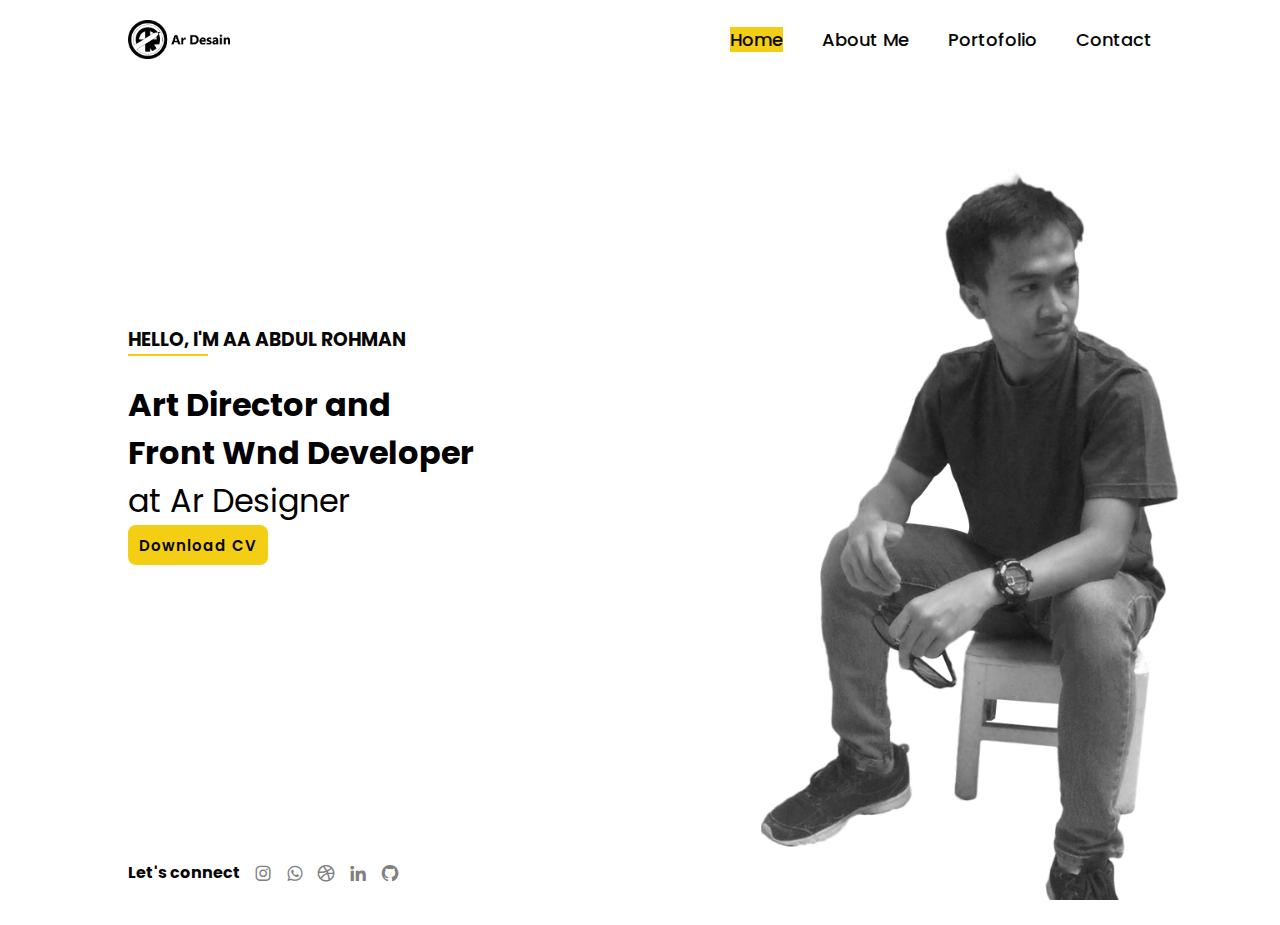
<file: index.html>
<!DOCTYPE html>
<html lang="en">

<head>
  <meta charset="UTF-8" />
  <meta name="viewport" content="width=device-width, initial-scale=1.0" />
  <title>Home</title>
  <link rel="stylesheet" href="index.css" />
  <link href="https://unpkg.com/boxicons@2.1.4/css/boxicons.min.css" rel="stylesheet" />
</head>

<body>
  <header class="header">
    <img src="Logo Ar Desain.png" alt="" class="gambar">

    <nav class="navbar">
      <a href="#" class="active">Home</a>
      <a href="about.html">About Me</a>
      <a href="project.html">Portofolio</a>
      <a href="contact.html">Contact</a>
    </nav>
  </header>

  <section class="home">
    <div class="home-content">
      <h3>HELLO, I'M AA ABDUL ROHMAN </h3>
      <div class="garis"></div>
      <br>
      <h2>Art Director and <br> Front Wnd Developer <br> <span class="at">at Ar Designer</span></h2>
      <div class="btn-box">
        <a href="#">Download CV</a>
      </div>
    </div>
  </section>

  <footer>
    <div class="home-icon">
      <h4>Let's connect</h4>
      <a href="#"><i class="bx bxl-instagram"></i></a>
      <a href="#"><i class='bx bxl-whatsapp'></i></a>
      <a href="#"><i class='bx bxl-dribbble'></i></a>
      <a href="#"><i class="bx bxl-linkedin"></i></a>
      <a href="#"><i class='bx bxl-github'></i></a>
    </div>
  </footer>
</body>

</html>
</file>
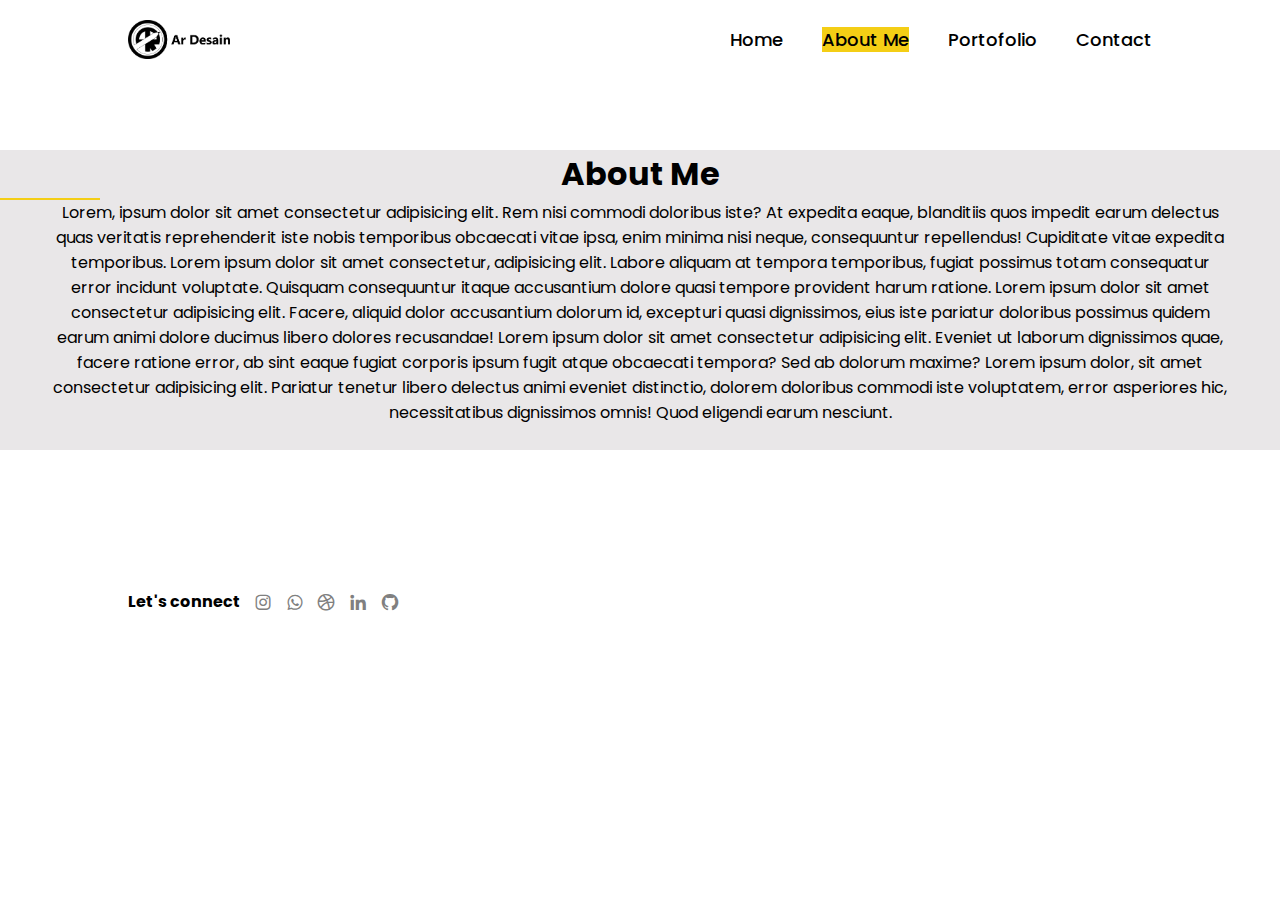
<file: about.html>
<!DOCTYPE html>
<html lang="en">

<head>
  <meta charset="UTF-8" />
  <meta name="viewport" content="width=device-width, initial-scale=1.0" />
  <title>About</title>
  <link rel="stylesheet" href="about.css" />
  <link href="https://unpkg.com/boxicons@2.1.4/css/boxicons.min.css" rel="stylesheet" />
</head>

<body>
  <header class="header">
    <img src="Logo Ar Desain.png" alt="" class="gambar">

    <nav class="navbar">
      <a href="index.html">Home</a>
      <a href="#" class="active">About Me</a>
      <a href="project.html">Portofolio</a>
      <a href="contact.html">Contact</a>
    </nav>
  </header>


  <div class="teks">
    <div class="teks1">
      <h1>About Me</h1>
      <div class="kotak"></div>
      <p>
        Lorem, ipsum dolor sit amet consectetur adipisicing elit. Rem nisi commodi doloribus iste? At expedita eaque,
        blanditiis quos impedit earum delectus quas veritatis reprehenderit iste nobis temporibus obcaecati vitae ipsa,
        enim
        minima nisi neque, consequuntur repellendus! Cupiditate vitae expedita temporibus.
        Lorem ipsum dolor sit amet consectetur, adipisicing elit. Labore aliquam at tempora temporibus,
        fugiat possimus totam consequatur error incidunt voluptate. Quisquam consequuntur itaque accusantium dolore
        quasi tempore provident harum ratione.
        Lorem ipsum dolor sit amet consectetur adipisicing elit. Facere, aliquid dolor accusantium dolorum id, excepturi
        quasi dignissimos, eius iste pariatur doloribus possimus quidem earum animi dolore ducimus libero dolores
        recusandae!
        Lorem ipsum dolor sit amet consectetur adipisicing elit. Eveniet ut laborum dignissimos quae, facere ratione
        error,
        ab sint eaque fugiat corporis ipsum fugit atque obcaecati tempora? Sed ab dolorum maxime?
        Lorem ipsum dolor, sit amet consectetur adipisicing elit. Pariatur tenetur libero delectus animi eveniet
        distinctio,
        dolorem doloribus commodi iste voluptatem, error asperiores hic, necessitatibus dignissimos omnis! Quod eligendi
        earum nesciunt.
      </p>
    </div>

    <footer>
      <div class="home-icon">
        <h4>Let's connect</h4>
        <a href="#"><i class="bx bxl-instagram"></i></a>
        <a href="#"><i class='bx bxl-whatsapp'></i></a>
        <a href="#"><i class='bx bxl-dribbble'></i></a>
        <a href="#"><i class="bx bxl-linkedin"></i></a>
        <a href="#"><i class='bx bxl-github'></i></a>
      </div>
    </footer>
</body>

</html>
</file>
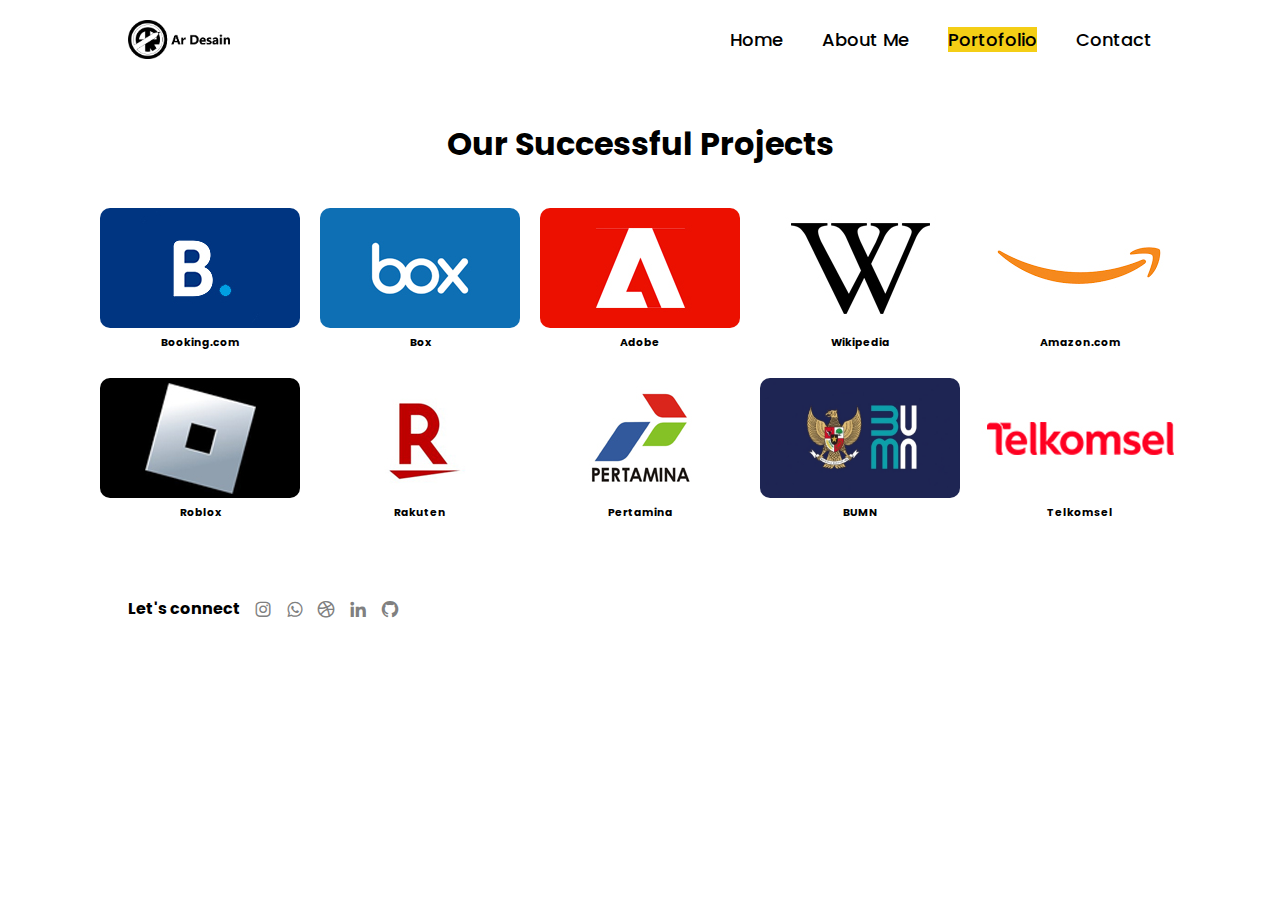
<file: project.html>
<!DOCTYPE html>
<html lang="en">

<head>
  <meta charset="UTF-8" />
  <meta name="viewport" content="width=device-width, initial-scale=1.0" />
  <title>Project</title>
  <link rel="stylesheet" href="project.css" />
  <link href="https://unpkg.com/boxicons@2.1.4/css/boxicons.min.css" rel="stylesheet" />
</head>

<body>
  <header class="header">
    <img src="Logo Ar Desain.png" alt="">

    <nav class="navbar">
      <a href="index.html">Home</a>
      <a href="about.html">About Me</a>
      <a href="project.html" class="active">Portofolio</a>
      <a href="contact.html">Contact</a>
    </nav>
  </header>

  <h1>Our Successful Projects</h1>
  <div class="box-project">
    <div class="box-kiri1">
      <img src="boking.jpg" alt="" class="gambar" />
      <h6>Booking.com</h6>
    </div>
    <div class="box-kiri2">
      <img src="box2.jpg" alt="" class="gambar" />
      <h6>Box</h6>
    </div>
    <div class="box-kanan1">
      <img src="adobe.jpg" alt="" class="gambar" />
      <h6>Adobe</h6>
    </div>
    <div class="box-kanan2">
      <img src="wikipedia.jpg" alt="" class="gambar" />
      <h6>Wikipedia</h6>
    </div>
    <div class="box-kanan2">
      <img src="amazon.jpg" alt="" class="gambar" />
      <h6>Amazon.com</h6>
    </div>
  </div>


  <div class="box-project">
    <div class="box-kiri1">
      <img src="roblox.jpg" alt="" class="gambar" />
      <h6>Roblox</h6>
    </div>
    <div class="box-kiri2">
      <img src="rakuten.jpg" alt="" class="gambar" />
      <h6>Rakuten</h6>
    </div>
    <div class="box-kanan1">
      <img src="pertamina1.jpg" alt="" class="gambar" />
      <h6>Pertamina</h6>
    </div>
    <div class="box-kanan1">
      <img src="bumn.png" alt="" class="gambar" />
      <h6>BUMN</h6>
    </div>
    <div class="box-kanan1">
      <img src="telkomsel.jpg" alt="" class="gambar" />
      <h6>Telkomsel</h6>
    </div>
  </div>

  <footer>
    <div class="home-icon">
      <h4>Let's connect</h4>
      <a href="#"><i class="bx bxl-instagram"></i></a>
      <a href="#"><i class='bx bxl-whatsapp'></i></a>
      <a href="#"><i class='bx bxl-dribbble'></i></a>
      <a href="#"><i class="bx bxl-linkedin"></i></a>
      <a href="#"><i class='bx bxl-github'></i></a>
    </div>
  </footer>
</body>

</html>
</file>
<file: index.css>
@import url('https://fonts.googleapis.com/css2?family=Poppins:wght@300;400;500;600;700;800;900&display=swap');

* {
  margin: 0;
  padding: 0;
  box-sizing: border-box;
  font-family: 'Poppins', sans-serif;
}
body {
  color: #070707;
}

.header {
  position: fixed;
  top: 0;
  left: 0;
  width: 100%;
  padding: 20px 10%;
  display: flex;
  justify-content: space-between;
  align-items: center;
  z-index: 100;
  background-color: #fff;
}

img{
  width: 10%;
}

.navbar a {
  font-size: 18px;
  color: #070707;
  text-decoration: none;
  font-weight: 500;
  margin-left: 35px;
  transition: 0.3s;
}

.navbar a:hover,
.navbar a.active {
  border: 20px;
  color: #0a0a0a;
  background: #f4ce15;
}

.home {
  height: 100vh;
  background: url('aa.jpg');
  background-size: cover;
  background-position: center;
  display: flex;
  align-items: center;
  padding: 0 10%;
}

.home-content {
  max-width: 600px;
}
.garis{
  background-color: #f4ce15;
  height: 2px;
  width: 80px;
}
.home-content h2 {
  font-size: 32px;
  font-weight: 700;
  color: black;
}
.at{
  font-weight: lighter;
}

.home-content .btn-box {
  display: flex;
  justify-content: space-between;
  width: 345px;
  height: 50px;
}

.btn-box a {
  position: relative;
  display: inline-flex;
  justify-content: center;
  align-items: center;
  width: 140px;
  height: 80%;
  background: #f4ce15;
  border-radius: 8px;
  font-size: 15px;
  color: #080808;
  text-decoration: none;
  font-weight: 600;
  letter-spacing: 1px;
}

.home-icon {
  position: relative;
  bottom: 40px;
  width: 400px;
  display: flex;
  justify-content: space-between;
  padding-left: 10%;
}

.home-icon a {
  position: relative;
  display: inline-flex;
  justify-content: center;
  align-items: center;
  background: transparent;
  font-size: 20px;
  color: grey;
  text-decoration: none;
}

@media (max-width: 1200px) {
  html {
    font-size: 55%;
  }
}

@media (max-width: 991px) {
  html {
    font-size: 2rem 4%;
  }
  section {
    padding: 10rem 4% 2rem;
  }
  .home {
    padding: 0 4%;
  }
}
</file>
<file: about.css>
@import url('https://fonts.googleapis.com/css2?family=Poppins:wght@300;400;500;600;700;800;900&display=swap');

* {
  margin: 0;
  padding: 0;
  box-sizing: border-box;
  font-family: 'Poppins', sans-serif;
}
body {
  background-color: #ffffff;
  color: #000000;
}

.header {
  position: fixed;
  top: 0;
  left: 0;
  width: 100%;
  padding: 20px 10%;
  display: flex;
  justify-content: space-between;
  align-items: center;
  z-index: 100;
  background-color: #ffffff;
}

.gambar {
  width: 10%;
}

.navbar a {
  font-size: 18px;
  color: #000000;
  text-decoration: none;
  font-weight: 500;
  margin-left: 35px;
}

.navbar a:hover,
.navbar a.active {
  color: #000000;
  background: #f4ce15 ;
}

h1 {
  text-align: center;
  margin-top: 150px;
  color: #000000;
}
.kotak{
  background-color: #f4ce15;
  width: 100px;
  height: 2px;
  align-items: center;
  justify-content: center;
}

.teks1{
  background-color: #e9e7e8;
  width: 100%;
  height: 300px;
  text-align: center;
}
p{
  padding-left: 50px;
  padding-right: 50px;
}

.home-icon {
  position: relative;
  bottom: 40px;
  width: 400px;
  display: flex;
  justify-content: space-between;
  padding-top: 14%;
  padding-left: 10%;
}

.home-icon a {
  position: relative;
  display: inline-flex;
  justify-content: center;
  align-items: center;
  background: transparent;
  font-size: 20px;
  color: grey;
  text-decoration: none;
}
</file>
<file: project.css>
@import url('https://fonts.googleapis.com/css2?family=Poppins:wght@300;400;500;600;700;800;900&display=swap');

* {
  margin: 0;
  padding: 0;
  box-sizing: border-box;
  font-family: 'Poppins', sans-serif;
}
body {
  background-color: #ffffff;
  color: #000;
}

.header {
  position: fixed;
  top: 0;
  left: 0;
  width: 100%;
  padding: 20px 10%;
  display: flex;
  justify-content: space-between;
  align-items: center;
  z-index: 100;
  background-color: #ffffff;
}

img{
  width: 10%;
}

.navbar a {
  font-size: 18px;
  color: #000;
  text-decoration: none;
  font-weight: 500;
  margin-left: 35px;
}

.navbar a:hover,
.navbar a.active {
  background: #f4ce15;
}

.box-project {
  margin-top: 30px;
  align-content: center;
  display: flex;
  justify-content: center;
  align-items: center;
}

h1 {
  text-align: center;
  margin-top: 120px;
  color: #000;
}

.gambar{
  width: 200px;
  height: 120px;
  border-radius: 10px;
}

.box-kiri1,
.box-kiri2,
.box-kanan1,
.box-kanan2 {
  width: 200px;
  height: 120px;
  background-color: #ffffff;
  text-align: center;
  margin: 10px 10px 10px 10px;
  border-radius: 10px;
  float: left;
}

.home-icon {
  position: relative;
  bottom: 40px;
  width: 400px;
  display: flex;
  justify-content: space-between;
  padding-top: 10%;
  padding-left: 10%;
}

.home-icon a {
  position: relative;
  display: inline-flex;
  justify-content: center;
  align-items: center;
  background: transparent;
  font-size: 20px;
  color: grey;
  text-decoration: none;
}
</file>
